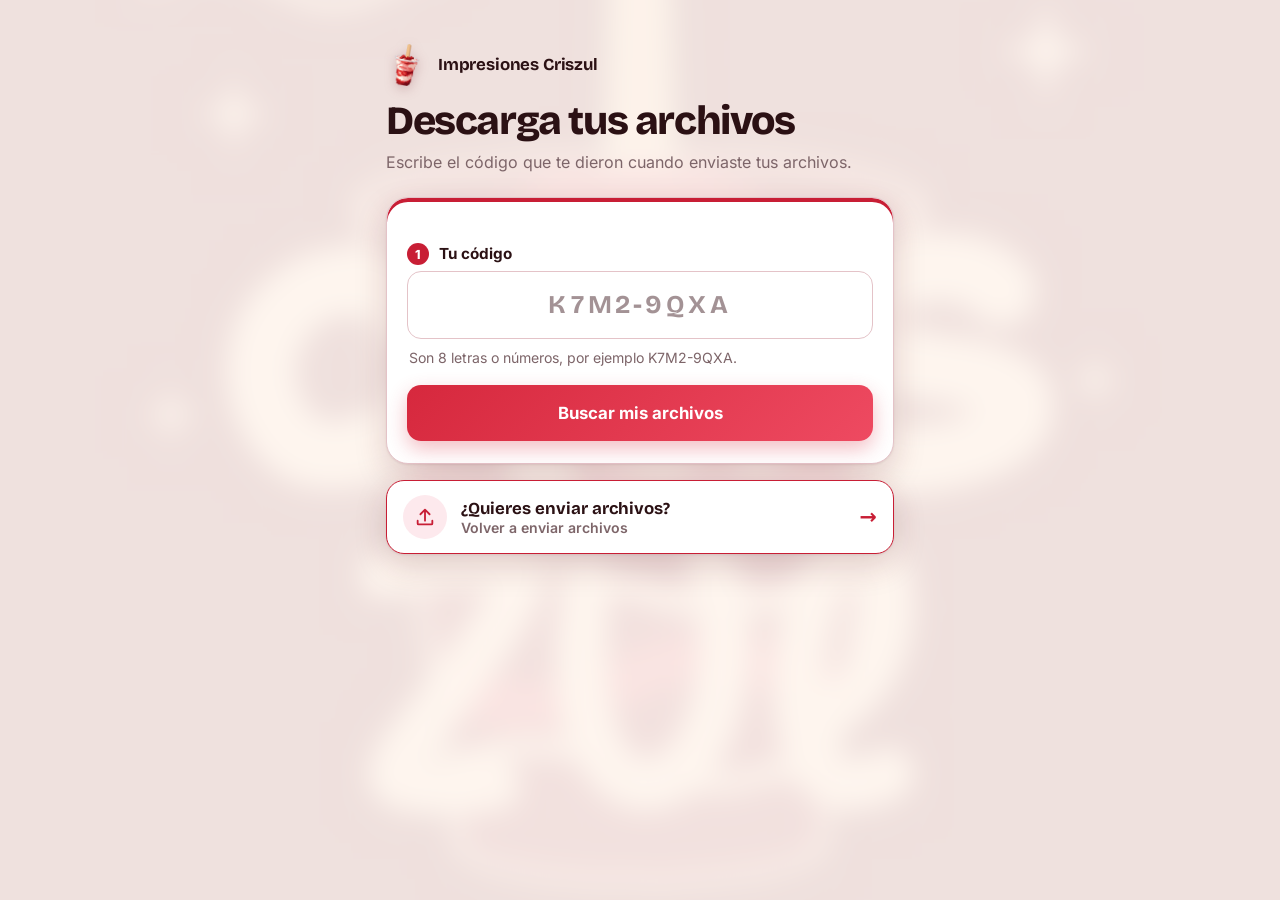
<file: recoger.html>
<!doctype html>
<html lang="es"><head>
<meta charset="utf-8">
<meta name="viewport" content="width=device-width,initial-scale=1">
<meta name="color-scheme" content="light dark">
<meta name="theme-color" content="#d6283d">
<link rel="icon" href="/favicon.ico" sizes="any">
<link rel="icon" type="image/png" sizes="32x32" href="/assets/img/iconos/favicon-32x32.png">
<link rel="icon" type="image/png" sizes="16x16" href="/assets/img/iconos/favicon-16x16.png">
<link rel="icon" type="image/png" sizes="192x192" href="/assets/img/iconos/icon-192x192.png">
<link rel="apple-touch-icon" href="/assets/img/iconos/apple-icon-180x180.png">
<link rel="stylesheet" href="/assets/css/estilos.css?v=10">
<meta name="robots" content="noindex">
<title>Descargar mis archivos</title>
</head><body data-pag="recoger"><main>
<div class="top rv"><img src="/assets/img/iconos/icon-192x192.png" alt="" width="42" height="42"><span class="neg">Impresiones Criszul</span></div>
<h1 class="rv">Descarga tus archivos</h1>
<p class="sub rv">Escribe el código que te dieron cuando enviaste tus archivos.</p>
<form id="f" class="card rv" novalidate>
<label class="l" for="c"><b class="num">1</b> Tu código</label>
<input id="c" maxlength="9" autocomplete="off" autocapitalize="characters" spellcheck="false" placeholder="K7M2-9QXA" aria-describedby="pista">
<p class="pista" id="pista">Son 8 letras o números, por ejemplo K7M2-9QXA.</p>
<p id="msg" role="alert"></p>
<button class="btn" id="go">Buscar mis archivos</button>
</form>
<div class="card rv" id="res" hidden><p class="paso"><b>2</b> Descárgalos</p><ul id="ls"></ul></div>
<div class="enlace rv"><a class="descargar" href="/"><span class="ic"><svg viewBox="0 0 24 24" aria-hidden="true"><path d="M12 16V4m0 0L7 9m5-5 5 5M4 16v3a1 1 0 0 0 1 1h14a1 1 0 0 0 1-1v-3" /></svg></span><span class="tx"><b>¿Quieres enviar archivos?</b><small>Volver a enviar archivos</small></span><span class="fl" aria-hidden="true">→</span></a></div>
</main><script src="/assets/js/comun.js?v=10"></script><script src="/assets/js/recoger.js?v=10"></script><script src="/assets/js/ui.js?v=10"></script></body></html>
</file>
<file: assets/css/estilos.css>
/* Estilos compartidos (enviar, recoger y panel). Sin estilos en línea (CSP).
   Fondo: --difuminado 0px = nítido · 20px = muy borroso · --velo 0 = a todo color · 1 = todo liso (no bajar de .50) */
@font-face{font-family:Bricolage;src:url(/assets/fonts/bricolage.woff2) format("woff2");font-weight:200 800;font-display:swap}
@font-face{font-family:Inter;src:url(/assets/fonts/inter.woff2) format("woff2");font-weight:100 900;font-display:swap}
:root{--difuminado:6px;--velo:.8;--bgrgb:255 247 242;--ink:#2b1114;--mut:#7d6569;--line:#f1dcdd;--card:#fff;--soft:#fde9ed;--brand:#c81e35;--b1:#d6283d;--b2:#ee4a61;--ok:#1f8f5f;--bad:#c1121f;--sombra:0 2px 4px rgb(80 20 30/.05),0 16px 44px rgb(120 30 45/.13);--r:22px}
@media (prefers-color-scheme:dark){:root{--velo:.6;--bgrgb:24 13 16;--ink:#fbeff1;--mut:#c4a6ab;--line:#3b2429;--card:#271519;--soft:#3a1c23;--brand:#ff7286;--b1:#d92e45;--b2:#bb2237;--ok:#4cc38a;--bad:#ff7a8a;--sombra:0 16px 44px rgb(0 0 0/.45)}}
*{box-sizing:border-box}
body{margin:0;font:16px/1.55 Inter,system-ui,-apple-system,"Segoe UI",Roboto,sans-serif;color:var(--ink);background:rgb(var(--bgrgb));-webkit-font-smoothing:antialiased}
body::before{content:"";position:fixed;inset:-60px;z-index:-1;background:linear-gradient(rgb(var(--bgrgb)/var(--velo)),rgb(var(--bgrgb)/var(--velo))),url(/assets/img/fondo.jpg?v=4) center/cover no-repeat;filter:blur(var(--difuminado))}
main{max-width:540px;margin:0 auto;padding:clamp(18px,5vw,44px) 16px 90px}main.ancho{max-width:1040px}
main.centro{min-height:100svh;display:grid;place-items:center;padding-bottom:40px}main.centro>*{width:100%;max-width:400px}
h1,h2,.cod,.neg,.chip{font-family:Bricolage,Inter,system-ui,sans-serif}
h1{font-size:clamp(1.9rem,7vw,2.5rem);line-height:1.05;letter-spacing:-.035em;font-weight:800;margin:14px 0 8px}h2{margin:0 0 6px;letter-spacing:-.02em}
.sub{color:var(--mut);margin:0 0 22px}
.top{display:flex;align-items:center;gap:10px}.top img{width:42px;height:42px;filter:drop-shadow(0 3px 6px rgb(120 30 45/.25))}.neg{font-weight:700;font-size:1.05rem;letter-spacing:-.01em}
.card{background:var(--card);border:1px solid var(--line);border-radius:var(--r);padding:22px 20px;box-shadow:var(--sombra);margin-bottom:16px}
label.l{display:block;font-weight:700;margin:18px 0 6px;font-size:.95rem}label small{font-weight:400;color:var(--mut)}
input,textarea{width:100%;font:inherit;padding:13px 15px;border:1.5px solid var(--line);border-radius:14px;background:rgb(var(--bgrgb)/.5);color:var(--ink);transition:border-color .15s,box-shadow .15s}
input::placeholder{color:var(--mut);opacity:.7}input:hover,textarea:hover{border-color:var(--mut)}input:focus,textarea:focus{outline:0;border-color:var(--brand);box-shadow:0 0 0 4px rgb(214 40 61/.14)}
:focus-visible{outline:3px solid var(--brand);outline-offset:2px}
#drop{display:flex;flex-direction:column;align-items:center;gap:3px;background:var(--soft);border:2px dashed var(--brand);border-radius:18px;padding:30px 14px;text-align:center;color:var(--mut);cursor:pointer;font-weight:400;margin:0;transition:transform .2s,background .2s}
#drop .ic{width:56px;height:56px;border-radius:50%;background:var(--card);display:grid;place-items:center;margin-bottom:8px;box-shadow:0 4px 14px rgb(120 30 45/.15);transition:transform .25s}
#drop svg{width:26px;height:26px;stroke:var(--brand);fill:none;stroke-width:2;stroke-linecap:round;stroke-linejoin:round}
#drop b{color:var(--ink);font-size:1.1rem;font-family:Bricolage,Inter,sans-serif}#drop small{font-size:.82rem}
#drop:hover,#drop.on{transform:translateY(-2px)}#drop:hover .ic,#drop.on .ic{transform:translateY(-4px) scale(1.06)}#drop.on{background:var(--card)}
#file{position:absolute;opacity:0;width:1px;height:1px}
ul{list-style:none;margin:10px 0 0;padding:0}
.arch{display:grid;grid-template-columns:auto 1fr auto;gap:2px 12px;align-items:center;padding:10px 0;border-bottom:1px solid var(--line);animation:subir .3s both}
.ext{grid-row:span 2;width:42px;height:42px;border-radius:12px;display:grid;place-items:center;background:var(--soft);font-size:.68rem;font-weight:800;letter-spacing:.04em;color:var(--brand)}
.nom{overflow:hidden;text-overflow:ellipsis;white-space:nowrap;font-weight:600}em{font-style:normal;color:var(--mut);font-size:.82rem}
.arch.err em{color:var(--bad)}.arch.done em{color:var(--ok)}.arch.done .ext{background:rgb(31 143 95/.15);color:var(--ok)}
.arch button{grid-row:span 2;border:0;background:none;color:var(--bad);font-size:1.4rem;cursor:pointer;padding:4px 8px;border-radius:8px}
.barra{grid-column:2/4;height:6px;background:var(--line);border-radius:6px;overflow:hidden}.barra i{display:block;height:100%;width:0;background:linear-gradient(90deg,#1f8f5f,#4cc38a);border-radius:6px;transition:width .25s linear}
#msg,#err{color:var(--bad);margin:12px 0 0;font-weight:600}#msg:empty,#err:empty{margin:0}
.btn{display:flex;align-items:center;justify-content:center;gap:8px;width:100%;margin-top:16px;padding:15px;border:0;border-radius:14px;background:linear-gradient(135deg,var(--b1),var(--b2));color:#fff;font:inherit;font-weight:700;font-size:1.05rem;cursor:pointer;text-decoration:none;box-shadow:0 8px 20px rgb(214 40 61/.3);transition:transform .12s,box-shadow .2s,filter .2s}
.btn:hover{filter:brightness(1.06);box-shadow:0 10px 26px rgb(214 40 61/.38)}.btn:active{transform:scale(.985)}.btn:disabled{opacity:.65;cursor:wait}
.mini{display:inline-flex;align-items:center;gap:6px;font:inherit;font-weight:600;font-size:.9rem;padding:8px 14px;border-radius:12px;background:var(--card);color:var(--ink);border:1.5px solid var(--line);cursor:pointer;text-decoration:none;transition:border-color .15s,transform .1s}
.mini:hover{border-color:var(--brand)}.mini:active{transform:scale(.97)}.mini.del{color:var(--bad)}.mini svg{width:16px;height:16px;stroke:currentColor;fill:none;stroke-width:2;stroke-linecap:round;stroke-linejoin:round}
.exito{text-align:center}.exito .ok{width:64px;height:64px;margin:0 auto 6px;border-radius:50%;background:rgb(31 143 95/.14);display:grid;place-items:center}.ok svg{width:30px;height:30px;stroke:var(--ok);fill:none;stroke-width:3;stroke-linecap:round;stroke-linejoin:round}
.cod{font-size:clamp(2.1rem,11vw,3rem);font-weight:800;letter-spacing:.1em;margin:6px 0;color:var(--brand)}
.enlace{display:flex;justify-content:center;margin-top:4px}.enlace a{color:var(--ink);font-weight:600;text-decoration:none;padding:10px 16px;border-radius:99px;border:1.5px solid var(--line);background:var(--card)}.enlace a:hover{border-color:var(--brand)}
.hero{text-align:center}.hero .top{justify-content:center}.hero .logo{width:76px;height:76px;margin:0 auto 4px;display:block;filter:drop-shadow(0 6px 12px rgb(120 30 45/.28))}
#c{font-size:1.6rem;letter-spacing:.14em;text-transform:uppercase;text-align:center;font-weight:700;font-family:Bricolage,Inter,sans-serif}
.tile{display:grid;grid-template-columns:auto 1fr auto;gap:2px 12px;align-items:center;padding:12px;margin:0 0 8px;background:rgb(var(--bgrgb)/.55);border:1px solid var(--line);border-radius:16px;animation:subir .35s both}.tile .tx{min-width:0;display:flex;flex-direction:column}.tile .ext{grid-row:auto}
#res h2{margin-bottom:12px}
/* Panel */
.cab{display:flex;justify-content:space-between;align-items:center;gap:10px;flex-wrap:wrap;margin-bottom:6px}.cab h1{margin:0}.cab .acc{margin:0}
.stats{display:flex;gap:10px;flex-wrap:wrap;margin:14px 0}.stats span{background:var(--card);border:1px solid var(--line);border-radius:14px;padding:8px 14px;color:var(--mut);font-size:.9rem}.stats b{color:var(--ink);font-size:1.15rem;font-family:Bricolage,Inter,sans-serif;margin-right:4px}
#buscar{max-width:360px;margin-bottom:16px}
.grid{display:grid;grid-template-columns:repeat(auto-fill,minmax(310px,1fr));gap:16px;align-items:start}.grid .card{margin:0;padding:18px}.grid .vacio{grid-column:1/-1}
.ped header{display:flex;justify-content:space-between;align-items:center;gap:8px;color:var(--mut);font-size:.82rem;margin-bottom:8px}.chip{background:var(--soft);color:var(--brand);font-weight:800;font-size:1.1rem;letter-spacing:.08em;padding:3px 12px;border-radius:10px}
.ped p{margin:4px 0}.nota{background:rgb(255 200 80/.18);border-radius:12px;padding:8px 12px;white-space:pre-wrap;font-size:.92rem}.ped .tiles{margin:12px 0 4px}
.acc{display:flex;gap:8px;flex-wrap:wrap;margin-top:10px}.del{margin-left:auto}.vacio{text-align:center;color:var(--mut);padding:44px 0}
/* Avisos y confeti */
.toast{position:fixed;left:0;right:0;margin:0 auto;width:max-content;bottom:26px;z-index:60;max-width:calc(100vw - 32px);background:var(--ink);color:rgb(var(--bgrgb));padding:12px 18px;border-radius:14px;font-weight:600;box-shadow:0 10px 30px rgb(0 0 0/.3);animation:subir .3s both}.toast.mal{background:var(--bad);color:#fff}.toast.out{opacity:0;transition:opacity .3s}
.cf{position:fixed;left:50%;top:34%;width:9px;height:14px;border-radius:2px;pointer-events:none;z-index:60;animation:cf 1.4s cubic-bezier(.1,.7,.3,1) forwards}
.rv{animation:subir .55s cubic-bezier(.2,.7,.2,1) both;animation-delay:calc(var(--d,0)*70ms)}
@keyframes subir{from{opacity:0;transform:translateY(14px)}to{opacity:1;transform:none}}
@keyframes cf{to{transform:translate(var(--x),var(--y)) rotate(var(--r));opacity:0}}
@keyframes pulso{50%{transform:scale(1.08);box-shadow:0 0 0 12px rgb(214 40 61/0)}}
@keyframes rebota{50%{transform:translateY(-4px)}}
[hidden]{display:none!important}
@media (prefers-reduced-motion:reduce){*,*::before{animation:none!important;transition:none!important}}
.grid.lista{grid-template-columns:1fr}
.grid.lista .tiles{display:grid;grid-template-columns:repeat(auto-fill,minmax(260px,1fr));gap:0 10px}
.ped .etq{margin:14px 0 6px;font-size:.72rem;font-weight:700;letter-spacing:.06em;text-transform:uppercase;color:var(--mut)}
.ped .etq+.tiles{margin-top:6px}
.ped header{flex-wrap:wrap;row-gap:4px}
.chip,.ped time{white-space:nowrap}
.gate{position:fixed;inset:0;z-index:50;display:grid;place-items:center;padding:20px;background:rgb(var(--bgrgb)/.55);-webkit-backdrop-filter:blur(14px);backdrop-filter:blur(14px);transition:opacity .35s}
.gate.fuera{opacity:0;pointer-events:none}
.gate .card{width:100%;max-width:380px;text-align:center;margin:0}
.gate .logo{width:64px;height:64px;margin:0 auto 4px;display:block}
#tienda{text-align:center;font-size:1.7rem;letter-spacing:.35em;text-indent:.35em;font-weight:700}
#gmsg{color:var(--bad);font-weight:600;margin:10px 0 0}#gmsg:empty{margin:0}
/* Pasos numerados del formulario */
.paso{margin:0 0 10px;font-weight:700;font-size:.95rem}
.paso b,.num{display:inline-grid;place-items:center;width:22px;height:22px;margin-right:6px;border-radius:50%;background:var(--brand);color:#fff;font-size:.78rem;font-weight:800}

/* Lista de archivos: nombre + peso/estado debajo, y la × a la derecha */
.arch .ext{grid-column:1;grid-row:1/span 2}.arch .nom{grid-column:2}.arch em{grid-column:2}.arch button{grid-column:3;grid-row:1/span 2;align-self:center}
.arch.err{background:rgb(193 18 31/.1);border:1.5px solid var(--bad);border-radius:14px;padding:10px;margin-top:8px}.arch.err em{white-space:normal;font-weight:600}
/* Aviso de archivos rechazados */
.rech{position:relative;margin:12px 0 0;padding:12px 40px 12px 14px;border-radius:14px;background:rgb(193 18 31/.12);border:1.5px solid var(--bad);animation:subir .3s both}
.rech .rt{margin:0 0 6px;font-weight:800;color:var(--bad)}.rech ul{margin:0}.rech li{margin:4px 0;font-size:.92rem}.rech li b{word-break:break-all}
.rech .ayu{margin:8px 0 0;font-size:.85rem;color:var(--mut)}
.rech .x{position:absolute;top:6px;right:6px;border:0;background:none;color:var(--bad);font-size:1.4rem;line-height:1;cursor:pointer;padding:4px 10px;border-radius:8px}
@keyframes sacude{0%,100%{transform:none}25%{transform:translateX(-6px)}75%{transform:translateX(6px)}}
#drop.mal{animation:sacude .4s}@media (prefers-reduced-motion:reduce){#drop.mal{animation:none}}
/* Botón "Descargar mis archivos" */
.enlace a.descargar{display:flex;align-items:center;gap:14px;width:100%;padding:14px 16px;border:1.5px solid var(--brand);border-radius:18px;background:var(--card);box-shadow:var(--sombra);text-align:left;transition:transform .15s,box-shadow .2s}
.descargar:hover{transform:translateY(-2px)}.descargar:active{transform:scale(.985)}
.descargar .ic{flex:none;width:44px;height:44px;border-radius:50%;background:var(--soft);display:grid;place-items:center}.descargar svg{width:22px;height:22px;stroke:var(--brand);fill:none;stroke-width:2;stroke-linecap:round;stroke-linejoin:round}
.descargar .tx{flex:1;display:flex;flex-direction:column;line-height:1.25}.descargar .tx b{font-family:Bricolage,Inter,sans-serif;font-size:1.05rem}.descargar .tx small{color:var(--mut);font-size:.88rem}
.descargar .fl{font-size:1.3rem;font-weight:700;color:var(--brand)}

/* Descargar archivos */
.pista{margin:8px 2px 0;color:var(--mut);font-size:.88rem}
#msg.info{color:var(--mut);font-weight:500}
.mini.pri{background:linear-gradient(135deg,var(--b1),var(--b2));color:#fff;border-color:transparent;box-shadow:0 4px 12px rgb(214 40 61/.3)}
.mini.pri:hover{filter:brightness(1.06)}
.tile .nom{display:block}

/* Lista sin parpadeo: la animación de entrada solo corre una vez; durante el envío se oculta la × */
.arch.ya{animation:none}.arch.bloq button{display:none}
.exito .btn{margin-top:14px}
/* Aviso flotante de archivos rechazados */
.aviso{position:fixed;top:16px;left:0;right:0;margin:0 auto;width:calc(100% - 32px);max-width:440px;z-index:70;padding:14px 44px 14px 16px;border-radius:16px;background:var(--card);border:2px solid var(--bad);box-shadow:0 16px 44px rgb(0 0 0/.35);animation:baja .3s both}
.aviso.out{opacity:0;transform:translateY(-10px);transition:opacity .3s,transform .3s}
.aviso .rt{margin:0 0 6px;font-weight:800;color:var(--bad);font-size:1.02rem}.aviso ul{margin:0}.aviso li{margin:4px 0;font-size:.92rem}.aviso li b{word-break:break-all}
.aviso .ayu{margin:8px 0 0;font-size:.85rem;color:var(--mut)}
.aviso .x{position:absolute;top:8px;right:8px;border:0;background:none;color:var(--bad);font-size:1.5rem;line-height:1;cursor:pointer;padding:4px 10px;border-radius:8px}
@keyframes baja{from{opacity:0;transform:translateY(-16px)}to{opacity:1;transform:none}}
.acceso .gate{display:none}

/* ===== Panel del negocio: más contraste y aspecto más moderno (solo afecta a admin.html) ===== */
body[data-pag=admin]{--velo:.9;--difuminado:14px;--line:#e4c3c8;--sombra:0 1px 2px rgb(60 10 20/.08),0 12px 32px rgb(90 20 35/.18)}
@media (prefers-color-scheme:dark){body[data-pag=admin]{--velo:.88;--card:#331e24;--soft:#43242c;--line:#5e3d46;--sombra:0 14px 36px rgb(0 0 0/.55)}}
body[data-pag=admin] .cab h1{font-size:clamp(1.7rem,5vw,2.3rem)}
body[data-pag=admin] .cab .mini{box-shadow:var(--sombra);border-color:var(--line)}
body[data-pag=admin] .stats span{background:var(--card);border-color:var(--line);box-shadow:var(--sombra);border-radius:16px}
body[data-pag=admin] .stats b{color:var(--brand);font-size:1.3rem}
body[data-pag=admin] #buscar{max-width:440px;background:var(--card) url("data:image/svg+xml,%3Csvg xmlns='http://www.w3.org/2000/svg' viewBox='0 0 24 24' fill='none' stroke='%23a88a90' stroke-width='2' stroke-linecap='round'%3E%3Ccircle cx='11' cy='11' r='7'/%3E%3Cpath d='m20 20-3.5-3.5'/%3E%3C/svg%3E") no-repeat 14px center/20px;padding-left:44px;border-color:var(--line);box-shadow:var(--sombra)}
body[data-pag=admin] .ped{background:var(--card);border:1px solid var(--line);padding:20px 20px 18px;box-shadow:inset 5px 0 0 var(--brand),var(--sombra)}
body[data-pag=admin] .ped header{margin-bottom:10px}
body[data-pag=admin] .ped .chip{font-size:1.2rem;padding:4px 14px;background:var(--brand);color:#fff}
body[data-pag=admin] .ped time{color:var(--mut)}
body[data-pag=admin] .ped p strong{font-family:Bricolage,Inter,sans-serif;font-size:1.25rem;letter-spacing:-.01em}
body[data-pag=admin] .ped .tile{background:var(--soft);border-color:transparent}
body[data-pag=admin] .ped .tile .ext{background:var(--card)}
body[data-pag=admin] .ped .acc{margin-top:16px;padding-top:14px;border-top:1px solid var(--line)}
body[data-pag=admin] .mini.del{background:rgb(193 18 31/.1);border-color:transparent}
body[data-pag=admin] .mini.del:hover{background:rgb(193 18 31/.2)}

/* ===== Enviar y Recoger: mismo fondo y contraste que el panel ===== */
body[data-pag=enviar],body[data-pag=recoger]{--velo:.9;--difuminado:14px;--line:#e4c3c8;--campo:#fff;--sombra:0 1px 2px rgb(60 10 20/.08),0 12px 32px rgb(90 20 35/.18)}
@media (prefers-color-scheme:dark){body[data-pag=enviar],body[data-pag=recoger]{--velo:.88;--card:#331e24;--soft:#43242c;--line:#5e3d46;--campo:#24131a;--sombra:0 14px 36px rgb(0 0 0/.55)}}
body[data-pag=enviar] .card,body[data-pag=recoger] .card{background:var(--card);border-color:var(--line);box-shadow:inset 0 4px 0 var(--brand),var(--sombra);padding-top:26px}
body[data-pag=enviar] .gate .card{box-shadow:var(--sombra)}
body[data-pag=enviar] input,body[data-pag=enviar] textarea,body[data-pag=recoger] input,body[data-pag=recoger] textarea{background:var(--campo);border-color:var(--line)}
body[data-pag=enviar] #file{background:none}
body[data-pag=enviar] .enlace a.descargar{background:var(--card);box-shadow:var(--sombra)}
body[data-pag=enviar] .top .neg,body[data-pag=enviar] h1{text-shadow:none}
</file>
